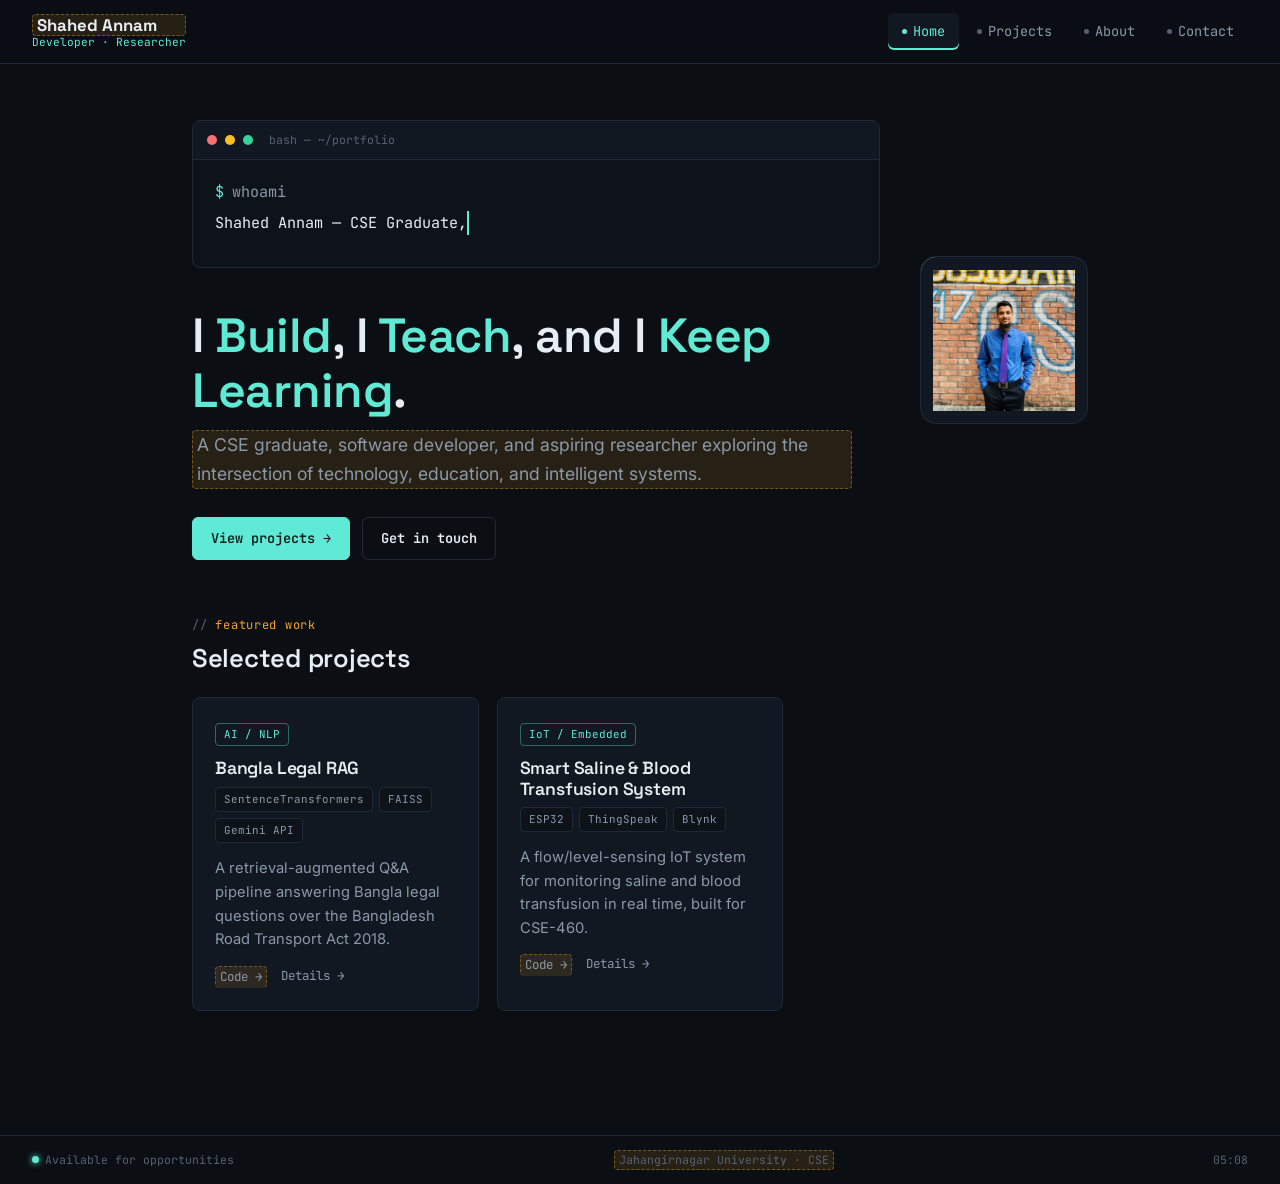
<file: index.html>
<!DOCTYPE html>
<html lang="en">
<head>
<meta charset="UTF-8">
<meta name="viewport" content="width=device-width, initial-scale=1.0">
<title>Shahed · Portfolio</title>
<meta name="description" content="Shahed Annam — CSE Graduate, Software Developer & Research Enthusiast">
<link rel="preconnect" href="https://fonts.googleapis.com">
<link href="https://fonts.googleapis.com/css2?family=Space+Grotesk:wght@500;700&family=Inter:wght@400;500;600&family=JetBrains+Mono:wght@400;500;600&display=swap" rel="stylesheet">
<link rel="stylesheet" href="css/style.css">
</head>
<body>

<nav class="topnav">
  <div class="brand">
    <span class="name edit-me">Shahed Annam</span>
    <span class="role">Developer · Researcher</span>
  </div>

  <ul class="nav-links">
    <li><a href="index.html" class="active"><span class="dot"></span>Home</a></li>
    <li><a href="projects.html"><span class="dot"></span>Projects</a></li>
    <li><a href="about.html"><span class="dot"></span>About</a></li>
    <li><a href="contact.html"><span class="dot"></span>Contact</a></li>
  </ul>

  <button class="menu-btn">☰</button>
</nav>

<div class="nav-links-mobile">
  <a href="index.html" class="active">Home</a>
  <a href="projects.html">Projects</a>
  <a href="about.html">About</a>
  <a href="contact.html">Contact</a>
</div>

<main class="page-content">

  <!-- Hero -->
  <div class="hero-top">
    <div class="hero-text">
      <div class="terminal">
        <div class="terminal-titlebar">
          <span class="terminal-dot red"></span>
          <span class="terminal-dot yellow"></span>
          <span class="terminal-dot green"></span>
          <span class="terminal-title">bash — ~/portfolio</span>
        </div>
        <div class="terminal-body">
          <div class="terminal-line"><span class="prompt">$</span>whoami</div>
          <div class="terminal-line"><span class="typed" data-typed="Shahed Annam — CSE Graduate, Software Developer & Research Enthusiast"></span></div>
        </div>
      </div>

      <h1 class="hero-headline">
        I <span class="accent">Build</span>, I <span class="accent">Teach</span>, and I <span class="accent">Keep Learning</span>.
      </h1>
      <p class="hero-sub edit-me">
        A CSE graduate, software developer, and aspiring researcher exploring the intersection of technology, education, and intelligent systems.
      </p>

      <div class="button-row">
        <a href="projects.html" class="btn btn-primary">View projects →</a>
        <a href="contact.html" class="btn btn-secondary">Get in touch</a>
      </div>
    </div>

    <div class="profile-photo">
      <!-- EDIT ME: replace with <img src="assets/profile.jpg" alt="Your Name"> once you have a photo -->
      <span class="photo-placeholder"><img src="assets/profile.jpg"</span>
    </div>
  </div>

  <!-- Featured work -->
  <section class="section" style="margin-top:56px;">
    <div class="eyebrow">featured work</div>
    <h2 class="section-title">Selected projects</h2>
    <div class="card-grid">

      <div class="card">
        <span class="card-tag">AI / NLP</span>
        <h3>Bangla Legal RAG</h3>
        <div class="stack-row">
          <span class="stack-pill">SentenceTransformers</span>
          <span class="stack-pill">FAISS</span>
          <span class="stack-pill">Gemini API</span>
        </div>
        <p>A retrieval-augmented Q&amp;A pipeline answering Bangla legal
          questions over the Bangladesh Road Transport Act 2018.</p>
        <div class="card-links">
          <a href="#" class="edit-me">Code →</a>
          <a href="projects.html">Details →</a>
        </div>
      </div>

      <div class="card">
        <span class="card-tag">IoT / Embedded</span>
        <h3>Smart Saline &amp; Blood Transfusion System</h3>
        <div class="stack-row">
          <span class="stack-pill">ESP32</span>
          <span class="stack-pill">ThingSpeak</span>
          <span class="stack-pill">Blynk</span>
        </div>
        <p>A flow/level-sensing IoT system for monitoring saline and
          blood transfusion in real time, built for CSE-460.</p>
        <div class="card-links">
          <a href="#" class="edit-me">Code →</a>
          <a href="projects.html">Details →</a>
        </div>
      </div>

    </div>
  </section>

</main>

<footer class="statusbar">
  <span class="status-pill"><span class="led"></span>Available for opportunities</span>
  <span class="edit-me">Jahangirnagar University · CSE</span>
  <span data-clock>00:00</span>
</footer>

<script src="js/script.js"></script>
</body>
</html>
</file>
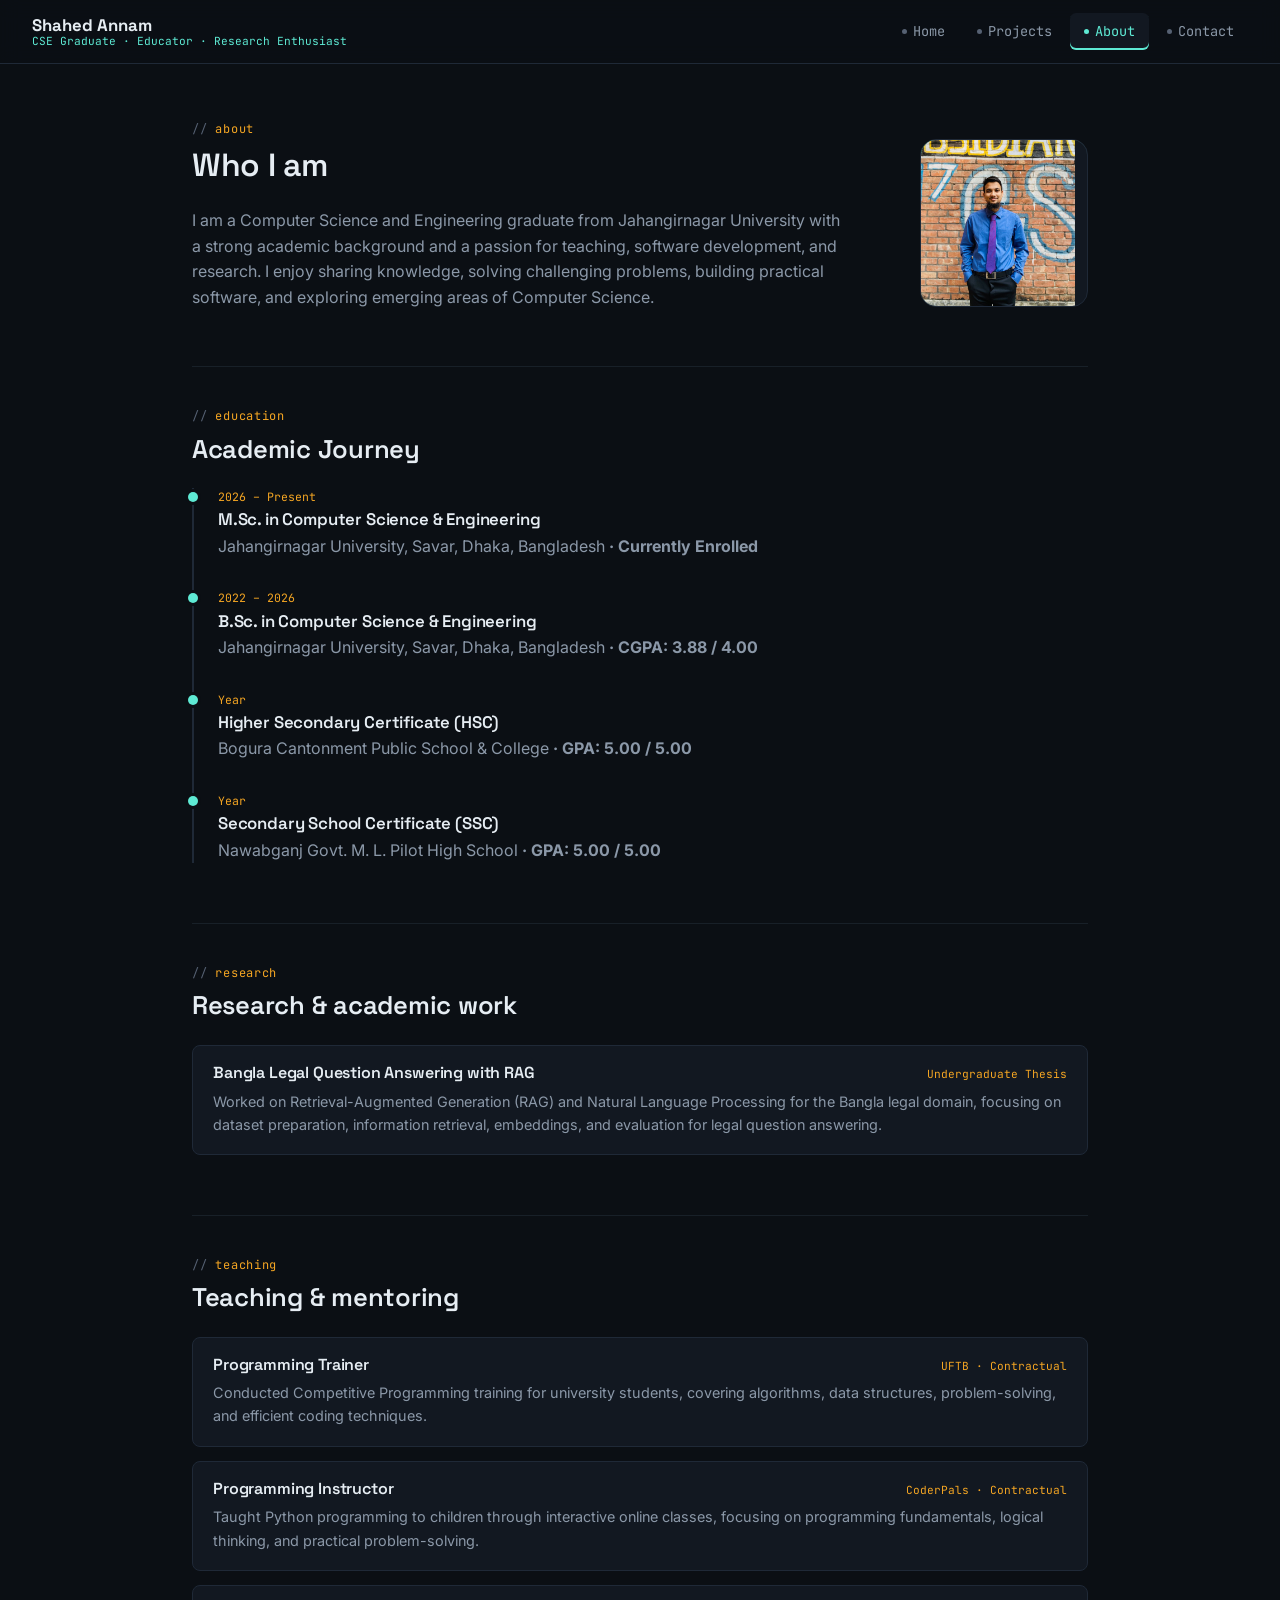
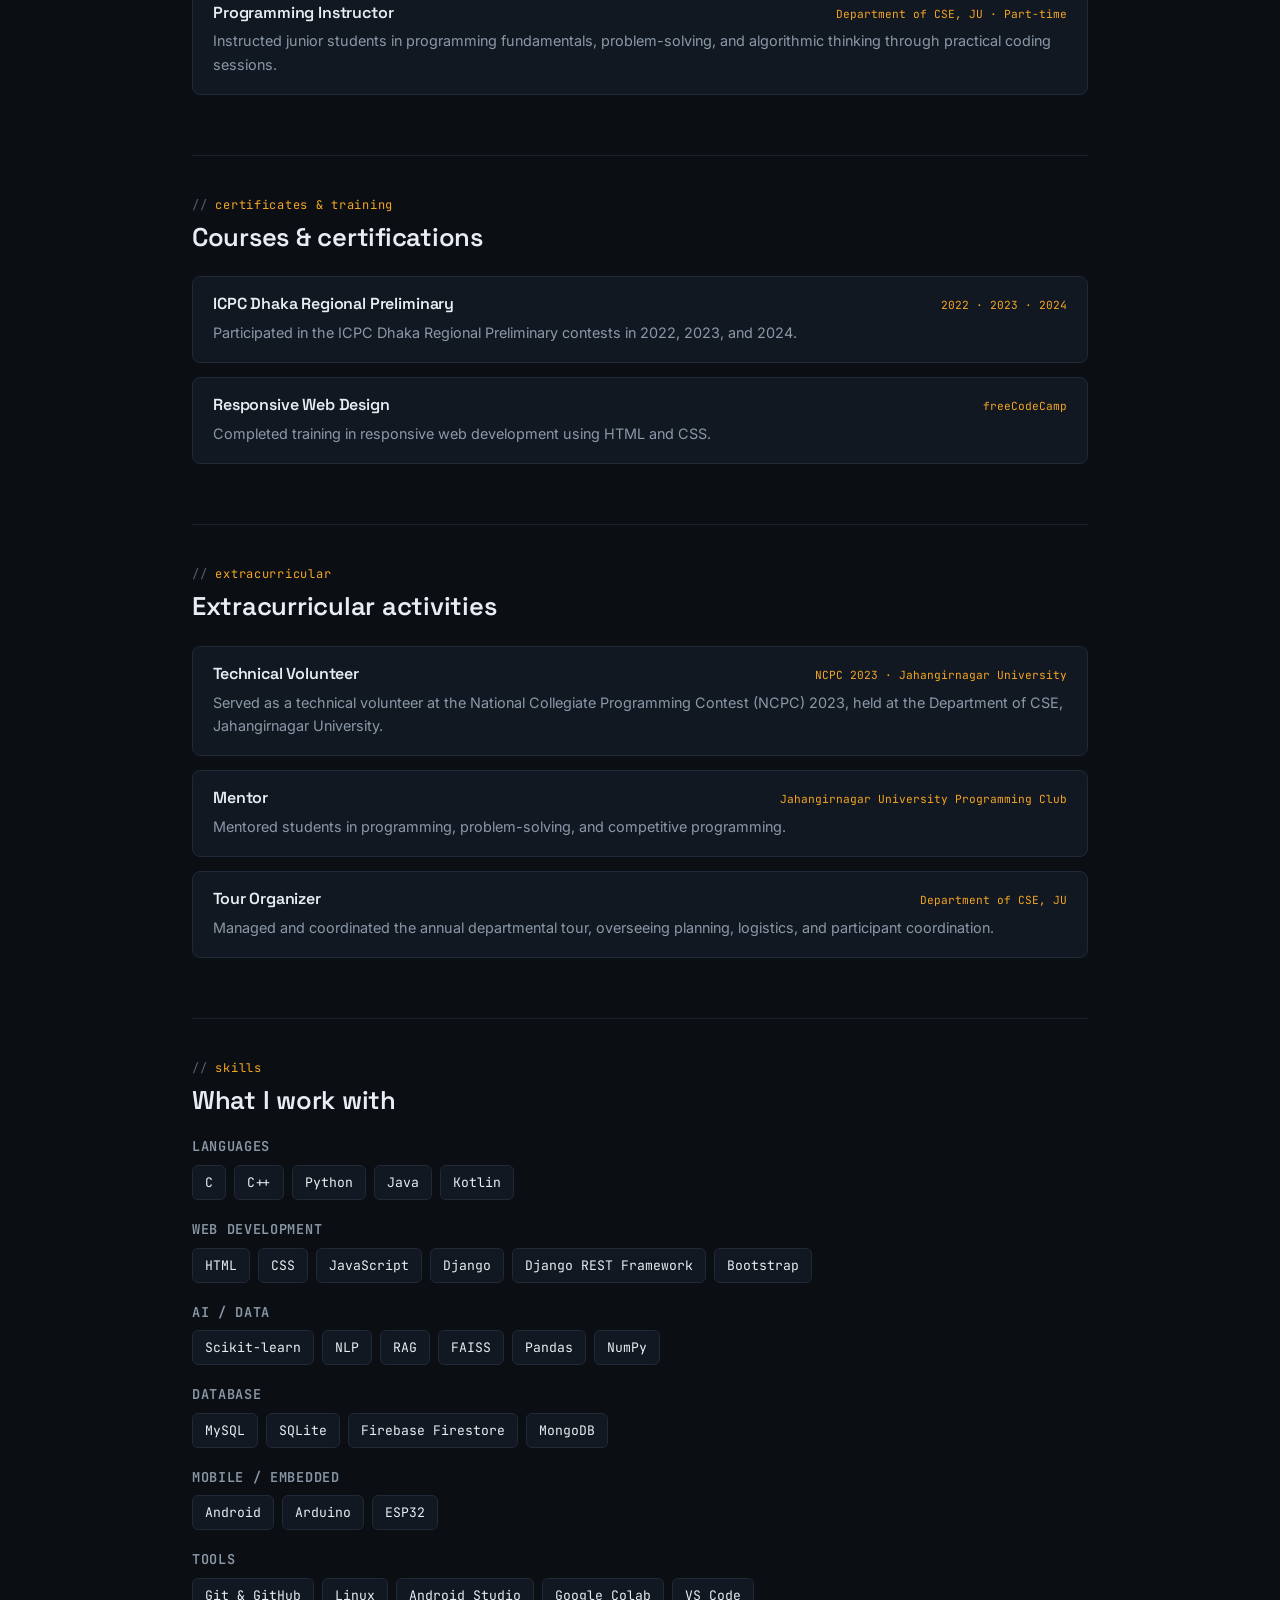
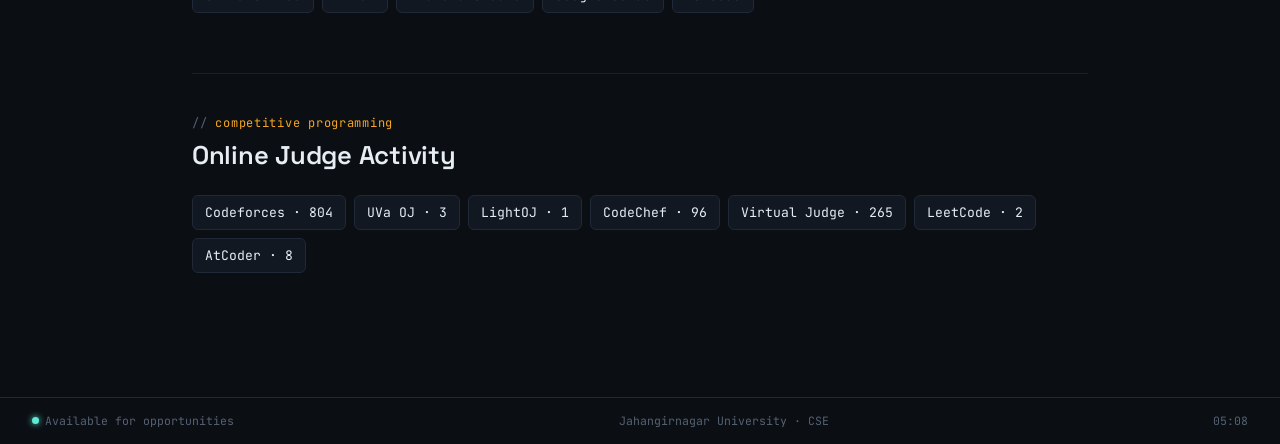
<file: about.html>
<!DOCTYPE html>
<html lang="en">
<head>
<meta charset="UTF-8">
<meta name="viewport" content="width=device-width, initial-scale=1.0">
<title>About — Shahed Annam</title>
<link rel="preconnect" href="https://fonts.googleapis.com">
<link href="https://fonts.googleapis.com/css2?family=Space+Grotesk:wght@500;700&family=Inter:wght@400;500;600&family=JetBrains+Mono:wght@400;500;600&display=swap" rel="stylesheet">
<link rel="stylesheet" href="css/style.css">
</head>
<body>

<nav class="topnav">
  <div class="brand">
    <span class="name">Shahed Annam</span>
    <span class="role">CSE Graduate · Educator · Research Enthusiast</span>
  </div>
  <ul class="nav-links">
    <li><a href="index.html"><span class="dot"></span>Home</a></li>
    <li><a href="projects.html"><span class="dot"></span>Projects</a></li>
    <li><a href="about.html" class="active"><span class="dot"></span>About</a></li>
    <li><a href="contact.html"><span class="dot"></span>Contact</a></li>
  </ul>
  <button class="menu-btn">☰</button>
</nav>

<div class="nav-links-mobile">
  <a href="index.html">Home</a>
  <a href="projects.html">Projects</a>
  <a href="about.html" class="active">About</a>
  <a href="contact.html">Contact</a>
</div>

<main class="page-content">

  <!-- Intro + photo -->
  <div class="hero-top" style="margin-bottom: 8px;">
    <div class="hero-text">
      <div class="eyebrow">about</div>
      <h1 class="section-title" style="font-size:2rem;">Who I am</h1>
      <p style="max-width:65ch;">
        I am a Computer Science and Engineering graduate from Jahangirnagar University
        with a strong academic background and a passion for teaching, software development,
        and research. I enjoy sharing knowledge, solving challenging problems, building
        practical software, and exploring emerging areas of Computer Science.
      </p>
    </div>
    <div class="profile-photo">
      <img src="assets/profile.jpg" alt="Shahed Annam">
      <span class="photo-placeholder"><img src="assets/profile.jpg" alt="Shahed Annam"></span>
    </div>
  </div>

  <hr class="divider">

  <!-- Education -->
  <section class="section">
    <div class="eyebrow">education</div>
    <h2 class="section-title">Academic Journey</h2>

    <div class="timeline">

      <div class="timeline-item">
        <div class="timeline-date">2026 – Present</div>
        <h3>M.Sc. in Computer Science &amp; Engineering</h3>
        <p>
          Jahangirnagar University, Savar, Dhaka, Bangladesh
          <strong>· Currently Enrolled</strong>
        </p>
      </div>

      <div class="timeline-item">
        <div class="timeline-date">2022 – 2026</div>
        <h3>B.Sc. in Computer Science &amp; Engineering</h3>
        <p>
          Jahangirnagar University, Savar, Dhaka, Bangladesh
          <strong>· CGPA: 3.88 / 4.00</strong>
        </p>
      </div>

      <div class="timeline-item">
        <div class="timeline-date">Year</div>
        <h3>Higher Secondary Certificate (HSC)</h3>
        <p>
          Bogura Cantonment Public School &amp; College
          <strong>· GPA: 5.00 / 5.00</strong>
        </p>
      </div>

      <div class="timeline-item">
        <div class="timeline-date">Year</div>
        <h3>Secondary School Certificate (SSC)</h3>
        <p>
          Nawabganj Govt. M. L. Pilot High School
          <strong>· GPA: 5.00 / 5.00</strong>
        </p>
      </div>

    </div>
  </section>

  <hr class="divider">

  <!-- Research -->
  <section class="section">
    <div class="eyebrow">research</div>
    <h2 class="section-title">Research &amp; academic work</h2>

    <div class="list-block">

      <div class="list-item">
        <div class="list-item-top">
          <h3>Bangla Legal Question Answering with RAG</h3>
          <span class="meta">Undergraduate Thesis</span>
        </div>
        <p>
          Worked on Retrieval-Augmented Generation (RAG) and Natural Language Processing
          for the Bangla legal domain, focusing on dataset preparation, information retrieval,
          embeddings, and evaluation for legal question answering.
        </p>
      </div>

    </div>
  </section>

  <hr class="divider">

  <!-- Teaching Experience -->
  <section class="section">
    <div class="eyebrow">teaching</div>
    <h2 class="section-title">Teaching &amp; mentoring</h2>

    <div class="list-block">

      <div class="list-item">
        <div class="list-item-top">
          <h3>Programming Trainer</h3>
          <span class="meta">UFTB · Contractual</span>
        </div>
        <p>
          Conducted Competitive Programming training for university students,
          covering algorithms, data structures, problem-solving, and efficient coding techniques.
        </p>
      </div>

      <div class="list-item">
        <div class="list-item-top">
          <h3>Programming Instructor</h3>
          <span class="meta">CoderPals · Contractual</span>
        </div>
        <p>
          Taught Python programming to children through interactive online classes,
          focusing on programming fundamentals, logical thinking, and practical problem-solving.
        </p>
      </div>

      <div class="list-item">
        <div class="list-item-top">
          <h3>Programming Instructor</h3>
          <span class="meta">Department of CSE, JU · Part-time</span>
        </div>
        <p>
          Instructed junior students in programming fundamentals, problem-solving,
          and algorithmic thinking through practical coding sessions.
        </p>
      </div>

    </div>
  </section>

  <hr class="divider">

  <!-- Certificates & Training -->
  <section class="section">
    <div class="eyebrow">certificates &amp; training</div>
    <h2 class="section-title">Courses &amp; certifications</h2>

    <div class="list-block">

      <div class="list-item">
        <div class="list-item-top">
          <h3>ICPC Dhaka Regional Preliminary</h3>
          <span class="meta">2022 · 2023 · 2024</span>
        </div>
        <p>
          Participated in the ICPC Dhaka Regional Preliminary contests
          in 2022, 2023, and 2024.
        </p>
      </div>

      <div class="list-item">
        <div class="list-item-top">
          <h3>Responsive Web Design</h3>
          <span class="meta">freeCodeCamp</span>
        </div>
        <p>
          Completed training in responsive web development using HTML and CSS.
        </p>
      </div>

    </div>
  </section>

  <hr class="divider">

  <!-- Extracurricular Activities -->
  <section class="section">
    <div class="eyebrow">extracurricular</div>
    <h2 class="section-title">Extracurricular activities</h2>

    <div class="list-block">

      <div class="list-item">
        <div class="list-item-top">
          <h3>Technical Volunteer</h3>
          <span class="meta">NCPC 2023 · Jahangirnagar University</span>
        </div>
        <p>
          Served as a technical volunteer at the National Collegiate Programming Contest
          (NCPC) 2023, held at the Department of CSE, Jahangirnagar University.
        </p>
      </div>

      <div class="list-item">
        <div class="list-item-top">
          <h3>Mentor</h3>
          <span class="meta">Jahangirnagar University Programming Club</span>
        </div>
        <p>
          Mentored students in programming, problem-solving, and competitive programming.
        </p>
      </div>

      <div class="list-item">
        <div class="list-item-top">
          <h3>Tour Organizer</h3>
          <span class="meta">Department of CSE, JU</span>
        </div>
        <p>
          Managed and coordinated the annual departmental tour, overseeing planning,
          logistics, and participant coordination.
        </p>
      </div>

    </div>
  </section>

  <hr class="divider">

  <!-- Skills -->
  <section class="section">
    <div class="eyebrow">skills</div>
    <h2 class="section-title">What I work with</h2>

    <div class="skills-group">
      <h3>Languages</h3>
      <div class="skills-tags">
        <span>C</span>
        <span>C++</span>
        <span>Python</span>
        <span>Java</span>
        <span>Kotlin</span>
      </div>
    </div>

    <div class="skills-group">
      <h3>Web Development</h3>
      <div class="skills-tags">
        <span>HTML</span>
        <span>CSS</span>
        <span>JavaScript</span>
        <span>Django</span>
        <span>Django REST Framework</span>
        <span>Bootstrap</span>
      </div>
    </div>

    <div class="skills-group">
      <h3>AI / Data</h3>
      <div class="skills-tags">
        <span>Scikit-learn</span>
        <span>NLP</span>
        <span>RAG</span>
        <span>FAISS</span>
        <span>Pandas</span>
        <span>NumPy</span>
      </div>
    </div>

    <div class="skills-group">
      <h3>Database</h3>
      <div class="skills-tags">
        <span>MySQL</span>
        <span>SQLite</span>
        <span>Firebase Firestore</span>
        <span>MongoDB</span>
      </div>
    </div>

    <div class="skills-group">
      <h3>Mobile / Embedded</h3>
      <div class="skills-tags">
        <span>Android</span>
        <span>Arduino</span>
        <span>ESP32</span>
      </div>
    </div>

    <div class="skills-group">
      <h3>Tools</h3>
      <div class="skills-tags">
        <span>Git &amp; GitHub</span>
        <span>Linux</span>
        <span>Android Studio</span>
        <span>Google Colab</span>
        <span>VS Code</span>
      </div>
    </div>

  </section>

  <hr class="divider">

  <!-- Competitive Programming -->
  <section class="section">
    <div class="eyebrow">competitive programming</div>
    <h2 class="section-title">Online Judge Activity</h2>

    <div class="skills-tags">
      <span>Codeforces · 804</span>
      <span>UVa OJ · 3</span>
      <span>LightOJ · 1</span>
      <span>CodeChef · 96</span>
      <span>Virtual Judge · 265</span>
      <span>LeetCode · 2</span>
      <span>AtCoder · 8</span>
    </div>
  </section>

</main>

<footer class="statusbar">
  <span class="status-pill"><span class="led"></span>Available for opportunities</span>
  <span>Jahangirnagar University · CSE</span>
  <span data-clock>00:00</span>
</footer>

<script src="js/script.js"></script>
</body>
</html>
</file>
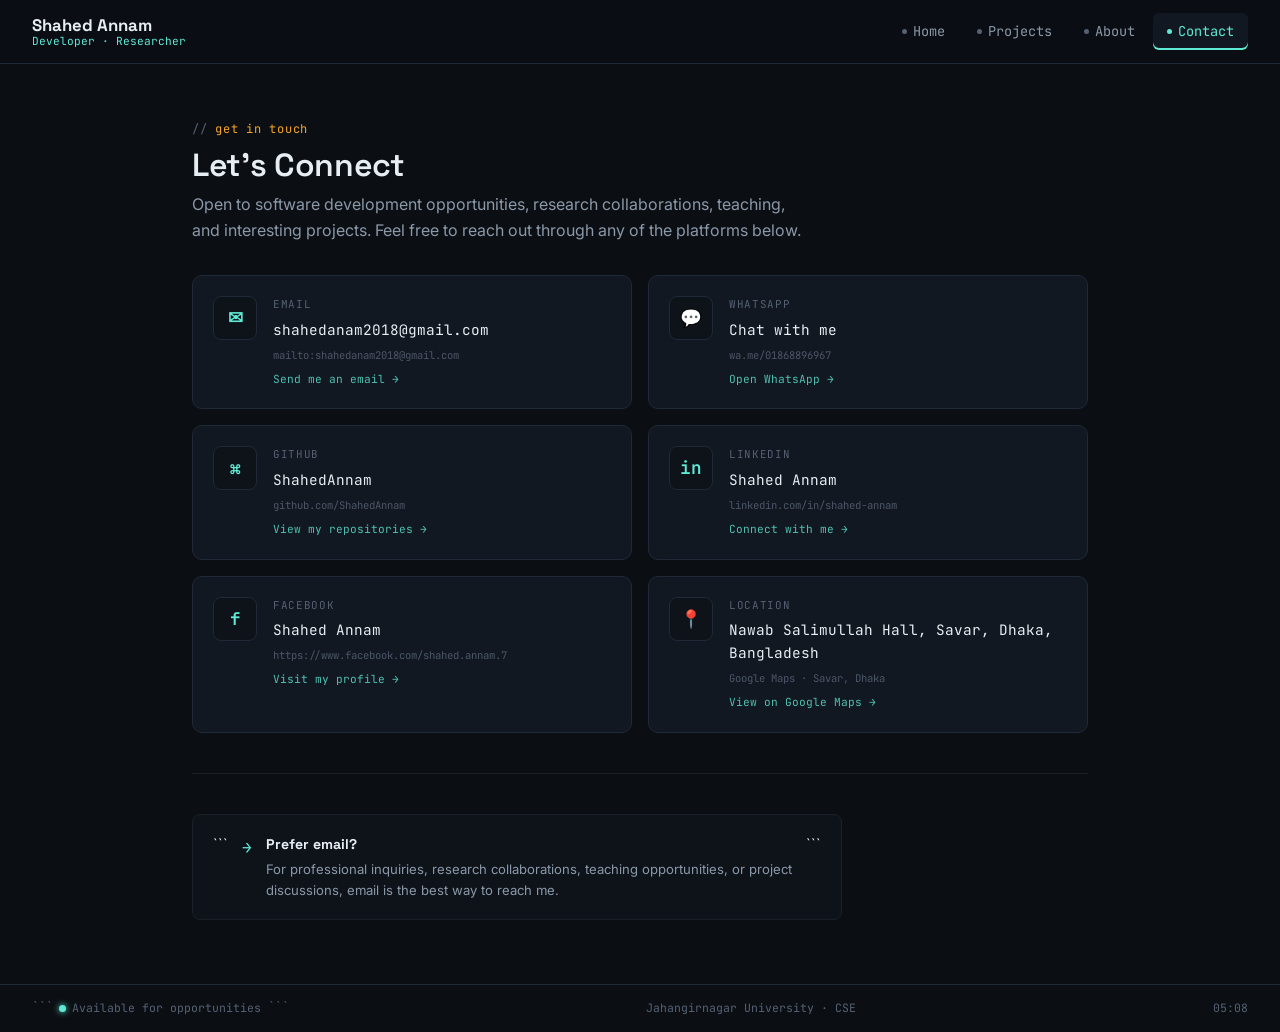
<file: contact.html>
<!DOCTYPE html>

<html lang="en">
<head>
<meta charset="UTF-8">
<meta name="viewport" content="width=device-width, initial-scale=1.0">

<title>Contact · Shahed Annam</title>

<link rel="preconnect" href="https://fonts.googleapis.com">

<link
  href="https://fonts.googleapis.com/css2?family=Space+Grotesk:wght@500;700&family=Inter:wght@400;500;600&family=JetBrains+Mono:wght@400;500;600&display=swap"
  rel="stylesheet"
>

<link rel="stylesheet" href="css/style.css">
</head>

<body>

<!-- =========================================================
     TOP NAVIGATION
     ========================================================= -->

<nav class="topnav">

  <div class="brand">
    <span class="name">Shahed Annam</span>
    <span class="role">Developer · Researcher</span>
  </div>

  <ul class="nav-links">

<li>
  <a href="index.html">
    <span class="dot"></span>
    Home
  </a>
</li>

<li>
  <a href="projects.html">
    <span class="dot"></span>
    Projects
  </a>
</li>

<li>
  <a href="about.html">
    <span class="dot"></span>
    About
  </a>
</li>

<li>
  <a href="contact.html" class="active">
    <span class="dot"></span>
    Contact
  </a>
</li>

  </ul>

<button class="menu-btn">☰</button>

</nav>

<!-- =========================================================
     MOBILE NAVIGATION
     ========================================================= -->

<div class="nav-links-mobile">

<a href="index.html">Home</a>

<a href="projects.html">Projects</a>

<a href="about.html">About</a>

<a href="contact.html" class="active">Contact</a>

</div>

<!-- =========================================================
     MAIN CONTENT
     ========================================================= -->

<main class="page-content">

  <div class="eyebrow">
    get in touch
  </div>

  <h1
    class="section-title contact-title"
  >
    Let's Connect
  </h1>

  <p class="contact-intro">
    Open to software development opportunities, research collaborations,
    teaching, and interesting projects. Feel free to reach out through
    any of the platforms below.
  </p>

  <!-- =======================================================
       CONTACT CARDS
       ======================================================= -->

  <div class="contact-grid">

<!-- =====================================================
     EMAIL
     ===================================================== -->

<a
  href="mailto:shahedanam2018@gmail.com"
  class="contact-card contact-link"
>

  <div class="contact-icon">
    ✉
  </div>

  <div class="contact-content">

    <div class="label">
      Email
    </div>

    <div class="value">
      shahedanam2018@gmail.com
    </div>

    <div class="contact-url">
      mailto:shahedanam2018@gmail.com
    </div>

    <div class="contact-action">
      Send me an email →
    </div>

  </div>

</a>


<!-- =====================================================
     WHATSAPP
     ===================================================== -->

<a
  href="https://wa.me/01868896967"
  target="_blank"
  rel="noopener noreferrer"
  class="contact-card contact-link"
>

  <div class="contact-icon">
    💬
  </div>

  <div class="contact-content">

    <div class="label">
      WhatsApp
    </div>

    <div class="value">
      Chat with me
    </div>

    <div class="contact-url">
      wa.me/01868896967
    </div>

    <div class="contact-action">
      Open WhatsApp →
    </div>

  </div>

</a>


<!-- =====================================================
     GITHUB
     ===================================================== -->

<a
  href="https://github.com/ShahedAnnam"
  target="_blank"
  rel="noopener noreferrer"
  class="contact-card contact-link"
>

  <div class="contact-icon">
    ⌘
  </div>

  <div class="contact-content">

    <div class="label">
      GitHub
    </div>

    <div class="value">
      ShahedAnnam
    </div>

    <div class="contact-url">
      github.com/ShahedAnnam
    </div>

    <div class="contact-action">
      View my repositories →
    </div>

  </div>

</a>


<!-- =====================================================
     LINKEDIN
     ===================================================== -->

<a
  href="https://www.linkedin.com/in/shahed-annam-a35130308/"
  target="_blank"
  rel="noopener noreferrer"
  class="contact-card contact-link"
>

  <div class="contact-icon">
    in
  </div>

  <div class="contact-content">

    <div class="label">
      LinkedIn
    </div>

    <div class="value">
      Shahed Annam
    </div>

    <div class="contact-url">
      linkedin.com/in/shahed-annam
    </div>

    <div class="contact-action">
      Connect with me →
    </div>

  </div>

</a>


<!-- =====================================================
     FACEBOOK
     ===================================================== -->

<a
  href="https://www.facebook.com/shahed.annam.7"
  target="_blank"
  rel="noopener noreferrer"
  class="contact-card contact-link"
>

  <div class="contact-icon">
    f
  </div>

  <div class="contact-content">

    <div class="label">
      Facebook
    </div>

    <div class="value">
      Shahed Annam
    </div>

    <div class="contact-url">
      https://www.facebook.com/shahed.annam.7
    </div>

    <div class="contact-action">
      Visit my profile →
    </div>

  </div>

</a>


<!-- =====================================================
     LOCATION
     ===================================================== -->

<a
  href="https://www.google.com/maps/search/?api=1&query=Nawab+Salimullah+Hall+Savar+Dhaka+Bangladesh"
  target="_blank"
  rel="noopener noreferrer"
  class="contact-card contact-link"
>

  <div class="contact-icon">
    📍
  </div>

  <div class="contact-content">

    <div class="label">
      Location
    </div>

    <div class="value">
      Nawab Salimullah Hall, Savar, Dhaka, Bangladesh
    </div>

    <div class="contact-url">
      Google Maps · Savar, Dhaka
    </div>

    <div class="contact-action">
      View on Google Maps →
    </div>

  </div>

</a>

  </div>

  <!-- =======================================================
       CONTACT NOTE
       ======================================================= -->

  <hr class="divider">

  <div class="contact-note">

```
<span class="contact-note-icon">
  →
</span>

<div>

  <strong>
    Prefer email?
  </strong>

  <p>
    For professional inquiries, research collaborations,
    teaching opportunities, or project discussions, email
    is the best way to reach me.
  </p>

</div>
```

  </div>

</main>

<!-- =========================================================
     FOOTER
     ========================================================= -->

<footer class="statusbar">

  <span class="status-pill">

```
<span class="led"></span>

Available for opportunities
```

  </span>

  <span>
    Jahangirnagar University · CSE
  </span>

  <span data-clock>
    00:00
  </span>

</footer>

<script src="js/script.js"></script>

</body>
</html>
</file>
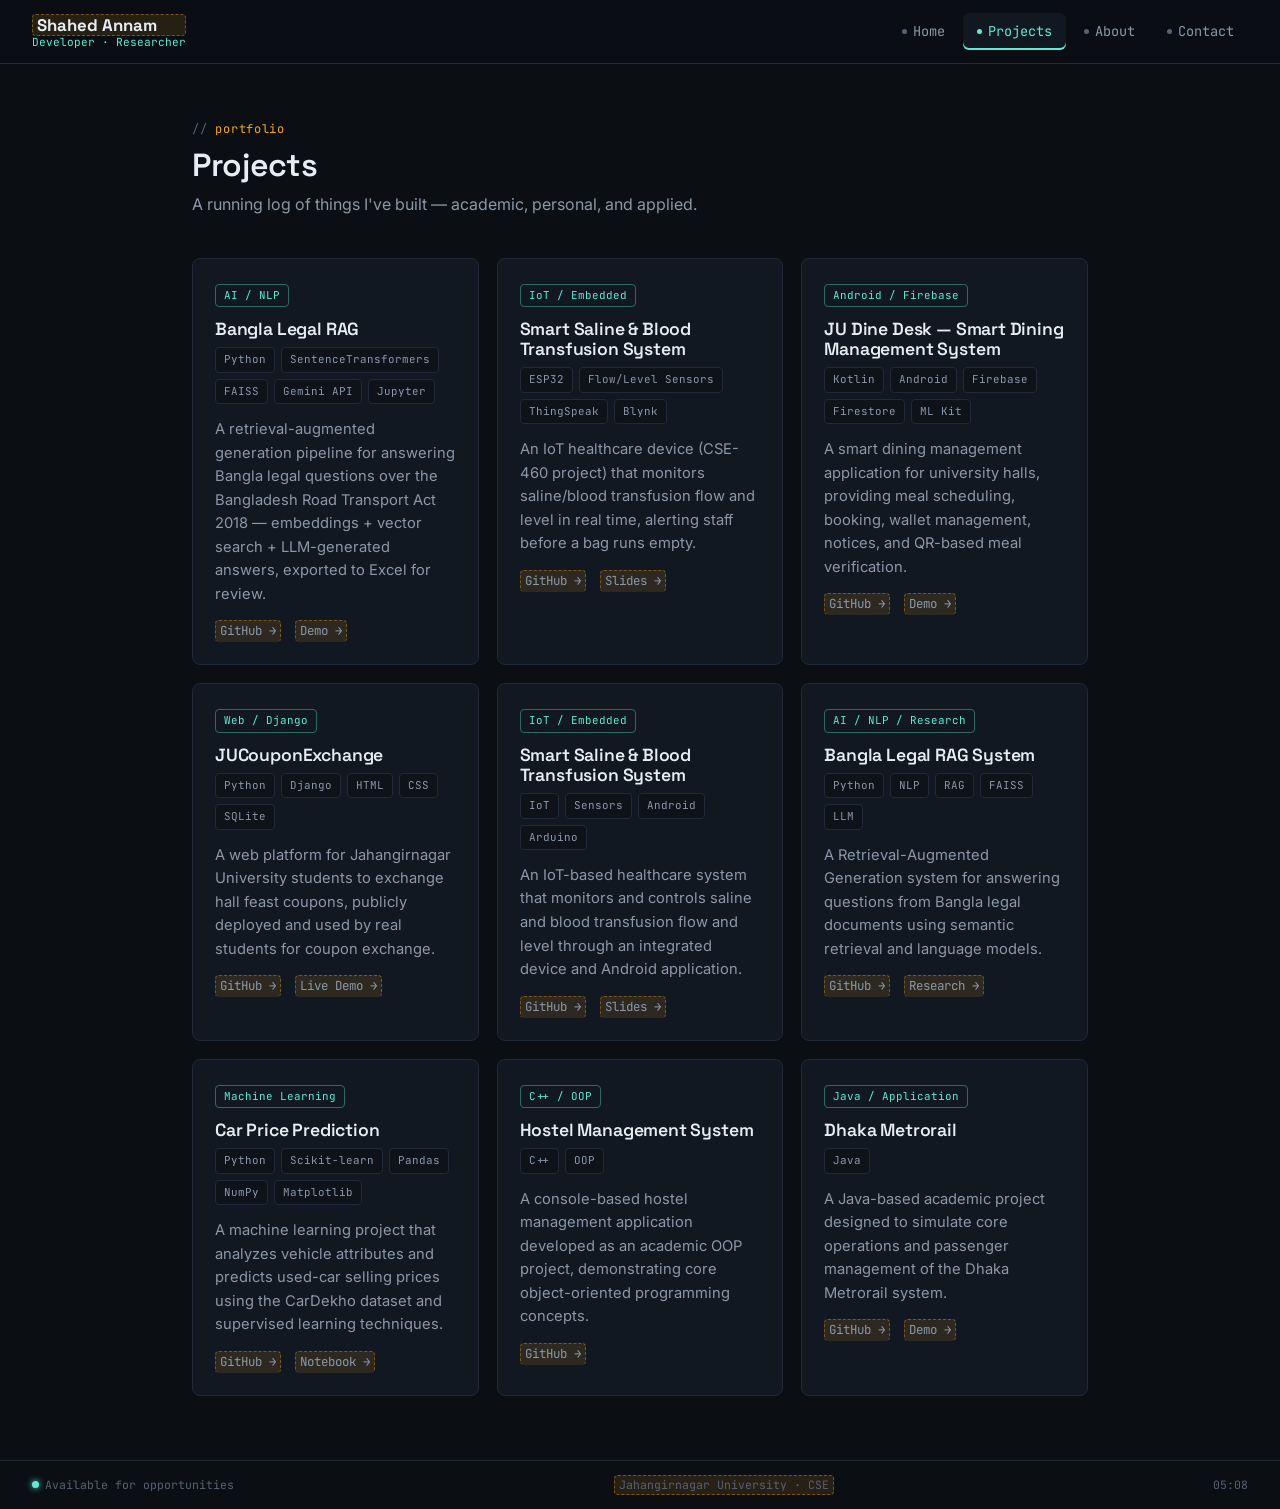
<file: projects.html>
<!DOCTYPE html>
<html lang="en">
<head>
<meta charset="UTF-8">
<meta name="viewport" content="width=device-width, initial-scale=1.0">
<title>Projects . Shahed Annam</title>
<link rel="preconnect" href="https://fonts.googleapis.com">
<link href="https://fonts.googleapis.com/css2?family=Space+Grotesk:wght@500;700&family=Inter:wght@400;500;600&family=JetBrains+Mono:wght@400;500;600&display=swap" rel="stylesheet">
<link rel="stylesheet" href="css/style.css">
</head>
<body>

<nav class="topnav">
  <div class="brand">
    <span class="name edit-me">Shahed Annam</span>
    <span class="role">Developer · Researcher</span>
  </div>
  <ul class="nav-links">
    <li><a href="index.html"><span class="dot"></span>Home</a></li>
    <li><a href="projects.html" class="active"><span class="dot"></span>Projects</a></li>
    <li><a href="about.html"><span class="dot"></span>About</a></li>
    <li><a href="contact.html"><span class="dot"></span>Contact</a></li>
  </ul>
  <button class="menu-btn">☰</button>
</nav>

<div class="nav-links-mobile">
  <a href="index.html">Home</a>
  <a href="projects.html" class="active">Projects</a>
  <a href="about.html">About</a>
  <a href="contact.html">Contact</a>
</div>

<main class="page-content">
  <div class="eyebrow">portfolio</div>
  <h1 class="section-title" style="font-size:2rem; margin-bottom:8px;">Projects</h1>
  <p style="margin-bottom:40px;">A running log of things I've built — academic, personal, and applied.</p>

  <div class="card-grid">

    <div class="card">
      <span class="card-tag">AI / NLP</span>
      <h3>Bangla Legal RAG</h3>
      <div class="stack-row">
        <span class="stack-pill">Python</span>
        <span class="stack-pill">SentenceTransformers</span>
        <span class="stack-pill">FAISS</span>
        <span class="stack-pill">Gemini API</span>
        <span class="stack-pill">Jupyter</span>
      </div>
      <p>A retrieval-augmented generation pipeline for answering Bangla
        legal questions over the Bangladesh Road Transport Act 2018 —
        embeddings + vector search + LLM-generated answers, exported to
        Excel for review.</p>
      <div class="card-links">
        <a href="#" class="edit-me">GitHub →</a>
        <a href="#" class="edit-me">Demo →</a>
      </div>
    </div>

    <div class="card">
      <span class="card-tag">IoT / Embedded</span>
      <h3>Smart Saline &amp; Blood Transfusion System</h3>
      <div class="stack-row">
        <span class="stack-pill">ESP32</span>
        <span class="stack-pill">Flow/Level Sensors</span>
        <span class="stack-pill">ThingSpeak</span>
        <span class="stack-pill">Blynk</span>
      </div>
      <p>An IoT healthcare device (CSE-460 project) that monitors
        saline/blood transfusion flow and level in real time, alerting
        staff before a bag runs empty. </p>
      <div class="card-links">
        <a href="#" class="edit-me">GitHub →</a>
        <a href="#" class="edit-me">Slides →</a>
      </div>
    </div>


    <div class="card">
  <span class="card-tag">Android / Firebase</span>
  <h3>JU Dine Desk — Smart Dining Management System</h3>
  <div class="stack-row">
    <span class="stack-pill">Kotlin</span>
    <span class="stack-pill">Android</span>
    <span class="stack-pill">Firebase</span>
    <span class="stack-pill">Firestore</span>
    <span class="stack-pill">ML Kit</span>
  </div>
  <p>A smart dining management application for university halls, providing meal scheduling,
    booking, wallet management, notices, and QR-based meal verification.</p>
  <div class="card-links">
    <a href="https://github.com/ShahedAnnam/JU-Dine-Desk" class="edit-me">GitHub →</a>
    <a href="#" class="edit-me">Demo →</a>
  </div>
</div>

  <div class="card">
  <span class="card-tag">Web / Django</span>
  <h3>JUCouponExchange</h3>
  <div class="stack-row">
    <span class="stack-pill">Python</span>
    <span class="stack-pill">Django</span>
    <span class="stack-pill">HTML</span>
    <span class="stack-pill">CSS</span>
    <span class="stack-pill">SQLite</span>
  </div>
  <p>A web platform for Jahangirnagar University students to exchange hall feast coupons,
    publicly deployed and used by real students for coupon exchange.</p>
  <div class="card-links">
    <a href="https://github.com/ShahedAnnam/JUCouponExchange" class="edit-me">GitHub →</a>
    <a href="#" class="edit-me">Live Demo →</a>
  </div>
</div>

   <div class="card">
  <span class="card-tag">IoT / Embedded</span>
  <h3>Smart Saline &amp; Blood Transfusion System</h3>
  <div class="stack-row">
    <span class="stack-pill">IoT</span>
    <span class="stack-pill">Sensors</span>
    <span class="stack-pill">Android</span>
    <span class="stack-pill">Arduino</span>
  </div>
  <p>An IoT-based healthcare system that monitors and controls saline and blood transfusion
    flow and level through an integrated device and Android application.</p>
  <div class="card-links">
    <a href="#" class="edit-me">GitHub →</a>
    <a href="#" class="edit-me">Slides →</a>
  </div>
</div>

<div class="card">
  <span class="card-tag">AI / NLP / Research</span>
  <h3>Bangla Legal RAG System</h3>
  <div class="stack-row">
    <span class="stack-pill">Python</span>
    <span class="stack-pill">NLP</span>
    <span class="stack-pill">RAG</span>
    <span class="stack-pill">FAISS</span>
    <span class="stack-pill">LLM</span>
  </div>
  <p>A Retrieval-Augmented Generation system for answering questions from Bangla legal
    documents using semantic retrieval and language models.</p>
  <div class="card-links">
    <a href="#" class="edit-me">GitHub →</a>
    <a href="#" class="edit-me">Research →</a>
  </div>
</div>


<div class="card">
  <span class="card-tag">Machine Learning</span>
  <h3>Car Price Prediction</h3>
  <div class="stack-row">
    <span class="stack-pill">Python</span>
    <span class="stack-pill">Scikit-learn</span>
    <span class="stack-pill">Pandas</span>
    <span class="stack-pill">NumPy</span>
    <span class="stack-pill">Matplotlib</span>
  </div>
  <p>A machine learning project that analyzes vehicle attributes and predicts used-car
    selling prices using the CarDekho dataset and supervised learning techniques.</p>
  <div class="card-links">
    <a href="#" class="edit-me">GitHub →</a>
    <a href="#" class="edit-me">Notebook →</a>
  </div>
</div>


<div class="card">
  <span class="card-tag">C++ / OOP</span>
  <h3>Hostel Management System</h3>
  <div class="stack-row">
    <span class="stack-pill">C++</span>
    <span class="stack-pill">OOP</span>
  </div>
  <p>A console-based hostel management application developed as an academic OOP project,
    demonstrating core object-oriented programming concepts.</p>
  <div class="card-links">
    <a href="https://github.com/ShahedAnnam/Hostel-Management-System" class="edit-me">GitHub →</a>
  </div>
</div>


<div class="card">
  <span class="card-tag">Java / Application</span>
  <h3>Dhaka Metrorail</h3>
  <div class="stack-row">
    <span class="stack-pill">Java</span>
  </div>
  <p>A Java-based academic project designed to simulate core operations and passenger
    management of the Dhaka Metrorail system.</p>
  <div class="card-links">
    <a href="https://github.com/ShahedAnnam/DHAKA-METRORAIL" class="edit-me">GitHub →</a>
    <a href="#" class="edit-me">Demo →</a>
  </div>
</div>

  </div>
</main>

<footer class="statusbar">
  <span class="status-pill"><span class="led"></span>Available for opportunities</span>
  <span class="edit-me">Jahangirnagar University · CSE</span>
  <span data-clock>00:00</span>
</footer>

<script src="js/script.js"></script>
</body>
</html>
</file>
<file: css/style.css>
/* ==========================================================================
   DESIGN TOKENS
   Concept: portfolio-as-codebase, now with a top navbar (editor tab bar)
   instead of a sidebar. Terminal-style hero + status-bar footer stay.
   ========================================================================== */
:root {
  --bg: #0b0f14;
  --bg-raised: #121821;
  --bg-inset: #0e131a;
  --border: #1f2937;
  --border-soft: #182028;
  --text: #e6edf3;
  --text-muted: #8b98a8;
  --text-faint: #566173;
  --accent: #5eead4;
  --accent-dim: #2d6a63;
  --accent-2: #f5a623;
  --accent-2-dim: #7a5716;
  --danger: #f87171;

  --font-display: 'Space Grotesk', 'Segoe UI', sans-serif;
  --font-body: 'Inter', 'Segoe UI', sans-serif;
  --font-mono: 'JetBrains Mono', 'Fira Code', ui-monospace, monospace;

  --navbar-h: 64px;
  --radius: 6px;
  --max-w: 960px;
}

* { box-sizing: border-box; }
html { scroll-behavior: smooth; }

body {
  margin: 0;
  background: var(--bg);
  color: var(--text);
  font-family: var(--font-body);
  font-size: 16px;
  line-height: 1.6;
  -webkit-font-smoothing: antialiased;
}

@media (prefers-reduced-motion: reduce) {
  html { scroll-behavior: auto; }
  * { animation-duration: 0.01ms !important; animation-iteration-count: 1 !important; transition-duration: 0.01ms !important; }
}

a { color: inherit; text-decoration: none; }
img { max-width: 100%; display: block; }

h1, h2, h3, h4 {
  font-family: var(--font-display);
  font-weight: 600;
  line-height: 1.15;
  margin: 0 0 0.5em;
  letter-spacing: -0.01em;
}

p { margin: 0 0 1em; color: var(--text-muted); }
code, .mono { font-family: var(--font-mono); }
::selection { background: var(--accent-dim); color: var(--text); }
:focus-visible { outline: 2px solid var(--accent); outline-offset: 2px; }

/* ==========================================================================
   TOP NAVBAR (editor tab-bar style)
   ========================================================================== */
.topnav {
  position: sticky;
  top: 0;
  z-index: 40;
  height: var(--navbar-h);
  display: flex;
  align-items: center;
  justify-content: space-between;
  padding: 0 32px;
  background: rgba(11, 15, 20, 0.85);
  backdrop-filter: blur(10px);
  border-bottom: 1px solid var(--border);
}

.brand {
  display: flex;
  flex-direction: column;
  line-height: 1.2;
}

.brand .name {
  font-family: var(--font-display);
  font-weight: 700;
  font-size: 1.05rem;
  color: var(--text);
}

.brand .role {
  font-family: var(--font-mono);
  font-size: 0.7rem;
  color: var(--accent);
}

.nav-links {
  display: flex;
  align-items: center;
  gap: 4px;
  list-style: none;
  margin: 0;
  padding: 0;
}

.nav-links a {
  display: inline-flex;
  align-items: center;
  gap: 6px;
  padding: 8px 14px;
  border-radius: var(--radius);
  font-family: var(--font-mono);
  font-size: 0.85rem;
  color: var(--text-muted);
  transition: background 0.15s, color 0.15s;
}

.nav-links a:hover { background: var(--bg-raised); color: var(--text); }

.nav-links a.active {
  color: var(--accent);
  background: var(--bg-raised);
  box-shadow: inset 0 -2px 0 var(--accent);
}

.nav-links .dot {
  width: 5px;
  height: 5px;
  border-radius: 50%;
  background: var(--text-faint);
}
.nav-links a.active .dot { background: var(--accent); }

.menu-btn {
  display: none;
  background: none;
  border: 1px solid var(--border);
  color: var(--text);
  padding: 6px 10px;
  border-radius: var(--radius);
  font-family: var(--font-mono);
  font-size: 0.85rem;
  cursor: pointer;
}

.nav-links-mobile {
  display: none;
  flex-direction: column;
  gap: 2px;
  padding: 10px 16px 16px;
  background: var(--bg-raised);
  border-bottom: 1px solid var(--border);
}

.nav-links-mobile a {
  padding: 10px 10px;
  border-radius: var(--radius);
  font-family: var(--font-mono);
  font-size: 0.9rem;
  color: var(--text-muted);
}
.nav-links-mobile a.active { color: var(--accent); background: var(--bg-inset); }
.nav-links-mobile.open { display: flex; }

@media (max-width: 760px) {
  .nav-links { display: none; }
  .menu-btn { display: inline-block; }
  .topnav { padding: 0 16px; }
}

/* ==========================================================================
   PAGE / MAIN CONTENT
   ========================================================================== */
.page-content {
  max-width: var(--max-w);
  margin: 0 auto;
  padding: 56px 32px 64px;
}

@media (max-width: 760px) {
  .page-content { padding: 40px 20px 48px; }
}

/* --- Status bar (bottom, simplified — no cryptic labels) --- */
.statusbar {
  border-top: 1px solid var(--border);
  padding: 14px 32px;
  display: flex;
  align-items: center;
  justify-content: space-between;
  flex-wrap: wrap;
  gap: 8px;
  font-family: var(--font-mono);
  font-size: 0.72rem;
  color: var(--text-faint);
}

.statusbar .status-pill {
  display: inline-flex;
  align-items: center;
  gap: 6px;
}

.statusbar .status-pill .led {
  width: 7px;
  height: 7px;
  border-radius: 50%;
  background: var(--accent);
  box-shadow: 0 0 6px var(--accent);
}

/* ==========================================================================
   HERO (terminal-style + photo)
   ========================================================================== */
.hero-top {
  display: flex;
  align-items: center;
  gap: 40px;
  margin-bottom: 8px;
}

.hero-top .hero-text { flex: 1; min-width: 0; }

.profile-photo {
  width: 168px;
  height: 168px;
  border-radius: 16px;
  border: 1px solid var(--border);
  background: var(--bg-raised);
  overflow: hidden;
  flex-shrink: 0;
  display: flex;
  align-items: center;
  justify-content: center;
  position: relative;
}

.profile-photo img {
  width: 100%;
  height: 100%;
  object-fit: cover;
}

.profile-photo .photo-placeholder {
  font-family: var(--font-mono);
  font-size: 0.68rem;
  color: var(--text-faint);
  text-align: center;
  padding: 12px;
  line-height: 1.5;
}

.profile-photo::before {
  content: "";
  position: absolute;
  inset: -1px;
  border-radius: 16px;
  padding: 1px;
  background: linear-gradient(135deg, var(--accent), transparent 60%);
  -webkit-mask: linear-gradient(#fff 0 0) content-box, linear-gradient(#fff 0 0);
  -webkit-mask-composite: xor;
  mask-composite: exclude;
  pointer-events: none;
}

@media (max-width: 640px) {
  .hero-top { flex-direction: column-reverse; align-items: flex-start; gap: 24px; }
  .profile-photo { width: 120px; height: 120px; }
}

.terminal {
  background: var(--bg-inset);
  border: 1px solid var(--border);
  border-radius: 8px;
  overflow: hidden;
  margin-bottom: 40px;
}

.terminal-titlebar {
  display: flex;
  align-items: center;
  gap: 8px;
  padding: 10px 14px;
  background: var(--bg-raised);
  border-bottom: 1px solid var(--border);
}

.terminal-dot { width: 10px; height: 10px; border-radius: 50%; }
.terminal-dot.red { background: #f87171; }
.terminal-dot.yellow { background: #fbbf24; }
.terminal-dot.green { background: #34d399; }

.terminal-title {
  font-family: var(--font-mono);
  font-size: 0.72rem;
  color: var(--text-faint);
  margin-left: 8px;
}

.terminal-body {
  padding: 20px 22px 26px;
  font-family: var(--font-mono);
  font-size: 0.95rem;
}

.terminal-line { color: var(--text-muted); margin-bottom: 6px; }
.terminal-line .prompt { color: var(--accent); margin-right: 8px; }

.typed {
  color: var(--text);
  border-right: 2px solid var(--accent);
  white-space: pre;
  display: inline-block;
}

.hero-headline {
  font-size: clamp(1.9rem, 4.5vw, 3rem);
  margin: 24px 0 12px;
}
.hero-headline .accent { color: var(--accent); }

.hero-sub { font-size: 1.1rem; max-width: 60ch; margin-bottom: 28px; }

.button-row { display: flex; gap: 12px; flex-wrap: wrap; }

.btn {
  display: inline-flex;
  align-items: center;
  gap: 8px;
  padding: 10px 18px;
  border-radius: var(--radius);
  font-family: var(--font-mono);
  font-size: 0.85rem;
  font-weight: 600;
  border: 1px solid var(--border);
  transition: border-color 0.15s, background 0.15s, transform 0.1s;
}
.btn:hover { transform: translateY(-1px); }
.btn-primary { background: var(--accent); color: #06201c; border-color: var(--accent); }
.btn-primary:hover { background: #7ff2df; }
.btn-secondary { background: transparent; color: var(--text); }
.btn-secondary:hover { border-color: var(--accent); color: var(--accent); }

/* ==========================================================================
   SECTIONS
   ========================================================================== */
.section { margin-bottom: 60px; }

.eyebrow {
  font-family: var(--font-mono);
  font-size: 0.75rem;
  color: var(--accent-2);
  letter-spacing: 0.06em;
  margin-bottom: 8px;
  display: flex;
  align-items: center;
  gap: 8px;
}
.eyebrow::before { content: "//"; color: var(--text-faint); }

.section-title { font-size: 1.6rem; margin-bottom: 24px; }

/* ==========================================================================
   CARDS (projects)
   ========================================================================== */
.card-grid {
  display: grid;
  grid-template-columns: repeat(auto-fill, minmax(280px, 1fr));
  gap: 18px;
}

.card {
  background: var(--bg-raised);
  border: 1px solid var(--border);
  border-radius: 8px;
  padding: 22px;
  transition: border-color 0.15s, transform 0.15s;
}
.card:hover { border-color: var(--accent-dim); transform: translateY(-2px); }

.card-tag {
  font-family: var(--font-mono);
  font-size: 0.68rem;
  color: var(--accent);
  border: 1px solid var(--accent-dim);
  padding: 2px 8px;
  border-radius: 4px;
  display: inline-block;
  margin-bottom: 12px;
}

.card h3 { font-size: 1.1rem; margin-bottom: 8px; }
.card p { font-size: 0.92rem; margin-bottom: 14px; }

.card-links { display: flex; gap: 14px; font-family: var(--font-mono); font-size: 0.78rem; }
.card-links a { color: var(--text-muted); border-bottom: 1px solid transparent; }
.card-links a:hover { color: var(--accent); border-bottom-color: var(--accent); }

.stack-row { display: flex; flex-wrap: wrap; gap: 6px; margin-bottom: 14px; }
.stack-pill {
  font-family: var(--font-mono);
  font-size: 0.68rem;
  color: var(--text-muted);
  background: var(--bg-inset);
  border: 1px solid var(--border);
  padding: 3px 8px;
  border-radius: 4px;
}

/* ==========================================================================
   SKILLS / HOBBIES (tag based)
   ========================================================================== */
.skills-group { margin-bottom: 22px; }
.skills-group h3 {
  font-family: var(--font-mono);
  font-size: 0.85rem;
  color: var(--text-muted);
  text-transform: uppercase;
  letter-spacing: 0.05em;
  margin-bottom: 10px;
}
.skills-tags { display: flex; flex-wrap: wrap; gap: 8px; }
.skills-tags span {
  font-family: var(--font-mono);
  font-size: 0.82rem;
  padding: 6px 12px;
  border: 1px solid var(--border);
  border-radius: var(--radius);
  background: var(--bg-raised);
}

/* ==========================================================================
   TIMELINE (education)
   ========================================================================== */
.timeline { border-left: 2px solid var(--border); padding-left: 24px; }
.timeline-item { position: relative; margin-bottom: 30px; }
.timeline-item::before {
  content: "";
  position: absolute;
  left: -30px;
  top: 4px;
  width: 10px;
  height: 10px;
  border-radius: 50%;
  background: var(--accent);
  box-shadow: 0 0 0 3px var(--bg);
}
.timeline-date {
  font-family: var(--font-mono);
  font-size: 0.72rem;
  color: var(--accent-2);
  margin-bottom: 4px;
}
.timeline-item h3 { font-size: 1.05rem; margin-bottom: 4px; }

/* ==========================================================================
   LIST ITEMS (Research / Certificates & Training / Extracurricular)
   ========================================================================== */
.list-block { display: flex; flex-direction: column; gap: 14px; }

.list-item {
  background: var(--bg-raised);
  border: 1px solid var(--border);
  border-radius: 8px;
  padding: 18px 20px;
  transition: border-color 0.15s;
}
.list-item:hover { border-color: var(--accent-dim); }

.list-item-top {
  display: flex;
  justify-content: space-between;
  align-items: baseline;
  gap: 12px;
  flex-wrap: wrap;
  margin-bottom: 4px;
}

.list-item h3 { font-size: 1rem; margin: 0; }

.list-item .meta {
  font-family: var(--font-mono);
  font-size: 0.7rem;
  color: var(--accent-2);
  white-space: nowrap;
}

.list-item p { font-size: 0.9rem; margin: 6px 0 0; }

/* ==========================================================================
   CONTACT
   ========================================================================== */
.contact-grid {
  display: grid;
  grid-template-columns: repeat(auto-fill, minmax(220px, 1fr));
  gap: 16px;
  margin-top: 24px;
}
.contact-card {
  background: var(--bg-raised);
  border: 1px solid var(--border);
  border-radius: 8px;
  padding: 20px;
  transition: border-color 0.15s;
}
.contact-card:hover { border-color: var(--accent-dim); }
.contact-card .label {
  font-family: var(--font-mono);
  font-size: 0.68rem;
  color: var(--text-faint);
  text-transform: uppercase;
  margin-bottom: 6px;
}
.contact-card .value {
  font-family: var(--font-mono);
  font-size: 0.95rem;
  color: var(--accent);
  word-break: break-word;
}

/* ==========================================================================
   EDIT-ME PLACEHOLDER HIGHLIGHT
   ========================================================================== */
.edit-me {
  background: rgba(245, 166, 35, 0.12);
  border: 1px dashed var(--accent-2-dim);
  border-radius: 4px;
  padding: 0 4px;
}

.divider {
  height: 1px;
  background: var(--border-soft);
  margin: 40px 0;
  border: none;
}




/* ----------------------------------- */







/* ==========================================================================
CONTACT PAGE
========================================================================== */

.contact-title {
font-size: 2rem;
margin-bottom: 8px;
}

.contact-intro {
max-width: 62ch;
margin-bottom: 32px;
font-size: 1rem;
}

/* Contact cards */

.contact-grid {
display: grid;
grid-template-columns: repeat(2, minmax(0, 1fr));
gap: 16px;
margin-top: 24px;
}

.contact-card {
background: var(--bg-raised);
border: 1px solid var(--border);
border-radius: 10px;
padding: 20px;
transition:
border-color 0.18s,
transform 0.18s,
background 0.18s;
}

.contact-link {
display: flex;
align-items: flex-start;
gap: 16px;
color: inherit;
}

.contact-link:hover {
border-color: var(--accent-dim);
background: var(--bg-inset);
transform: translateY(-2px);
}

/* Contact icons */

.contact-icon {
width: 44px;
height: 44px;
flex-shrink: 0;

display: flex;
align-items: center;
justify-content: center;

border: 1px solid var(--border);
border-radius: 8px;

background: var(--bg-inset);
color: var(--accent);

font-family: var(--font-mono);
font-size: 1.1rem;
font-weight: 600;

transition:
border-color 0.18s,
color 0.18s,
background 0.18s;
}

.contact-link:hover .contact-icon {
border-color: var(--accent-dim);
color: var(--accent);
background: var(--bg-raised);
}

/* Contact content */

.contact-content {
min-width: 0;
}

.contact-card .label {
font-family: var(--font-mono);
font-size: 0.68rem;
color: var(--text-faint);
text-transform: uppercase;
letter-spacing: 0.06em;
margin-bottom: 4px;
}

.contact-card .value {
font-family: var(--font-mono);
font-size: 0.9rem;
color: var(--text);
word-break: break-word;
margin-bottom: 6px;
}

.contact-action {
font-family: var(--font-mono);
font-size: 0.7rem;
color: var(--accent);
opacity: 0.8;
}

.contact-link:hover .contact-action {
opacity: 1;
}

/* Bottom note */

.contact-note {
display: flex;
align-items: flex-start;
gap: 14px;

max-width: 650px;

padding: 18px 20px;

background: var(--bg-inset);
border: 1px solid var(--border-soft);
border-radius: 8px;

font-size: 0.88rem;
}

.contact-note-icon {
color: var(--accent);
font-family: var(--font-mono);
font-size: 1rem;
margin-top: 2px;
}

.contact-note strong {
color: var(--text);
font-family: var(--font-display);
}

.contact-note p {
margin: 4px 0 0;
font-size: 0.82rem;
}

/* Mobile */

@media (max-width: 640px) {

.contact-grid {
grid-template-columns: 1fr;
}

.contact-title {
font-size: 1.8rem;
}

.contact-card {
padding: 18px;
}

.contact-icon {
width: 40px;
height: 40px;
}

}

.contact-url {
font-family: var(--font-mono);
font-size: 0.66rem;
color: var(--text-faint);
opacity: 0.85;
word-break: break-all;
margin-bottom: 7px;
}

.contact-link:hover .contact-url {
color: var(--text-muted);
opacity: 1;
}
</file>
